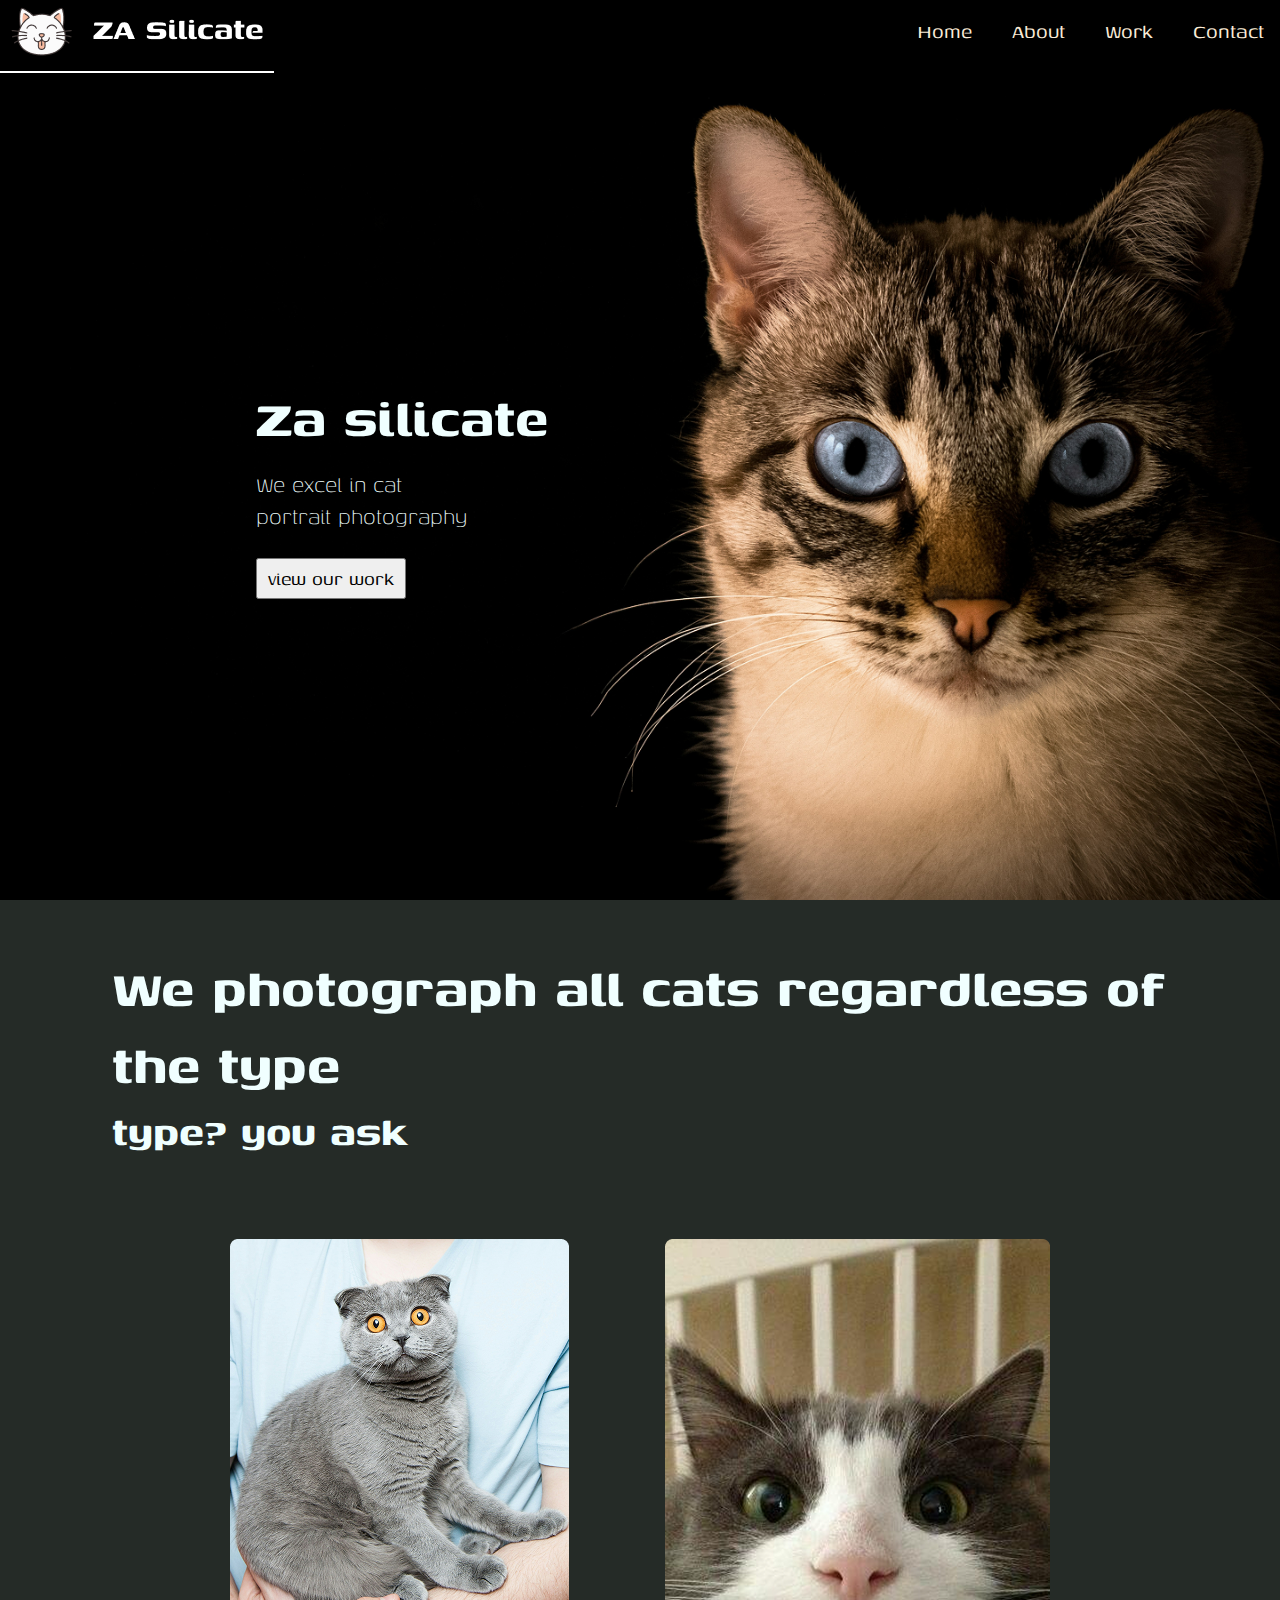
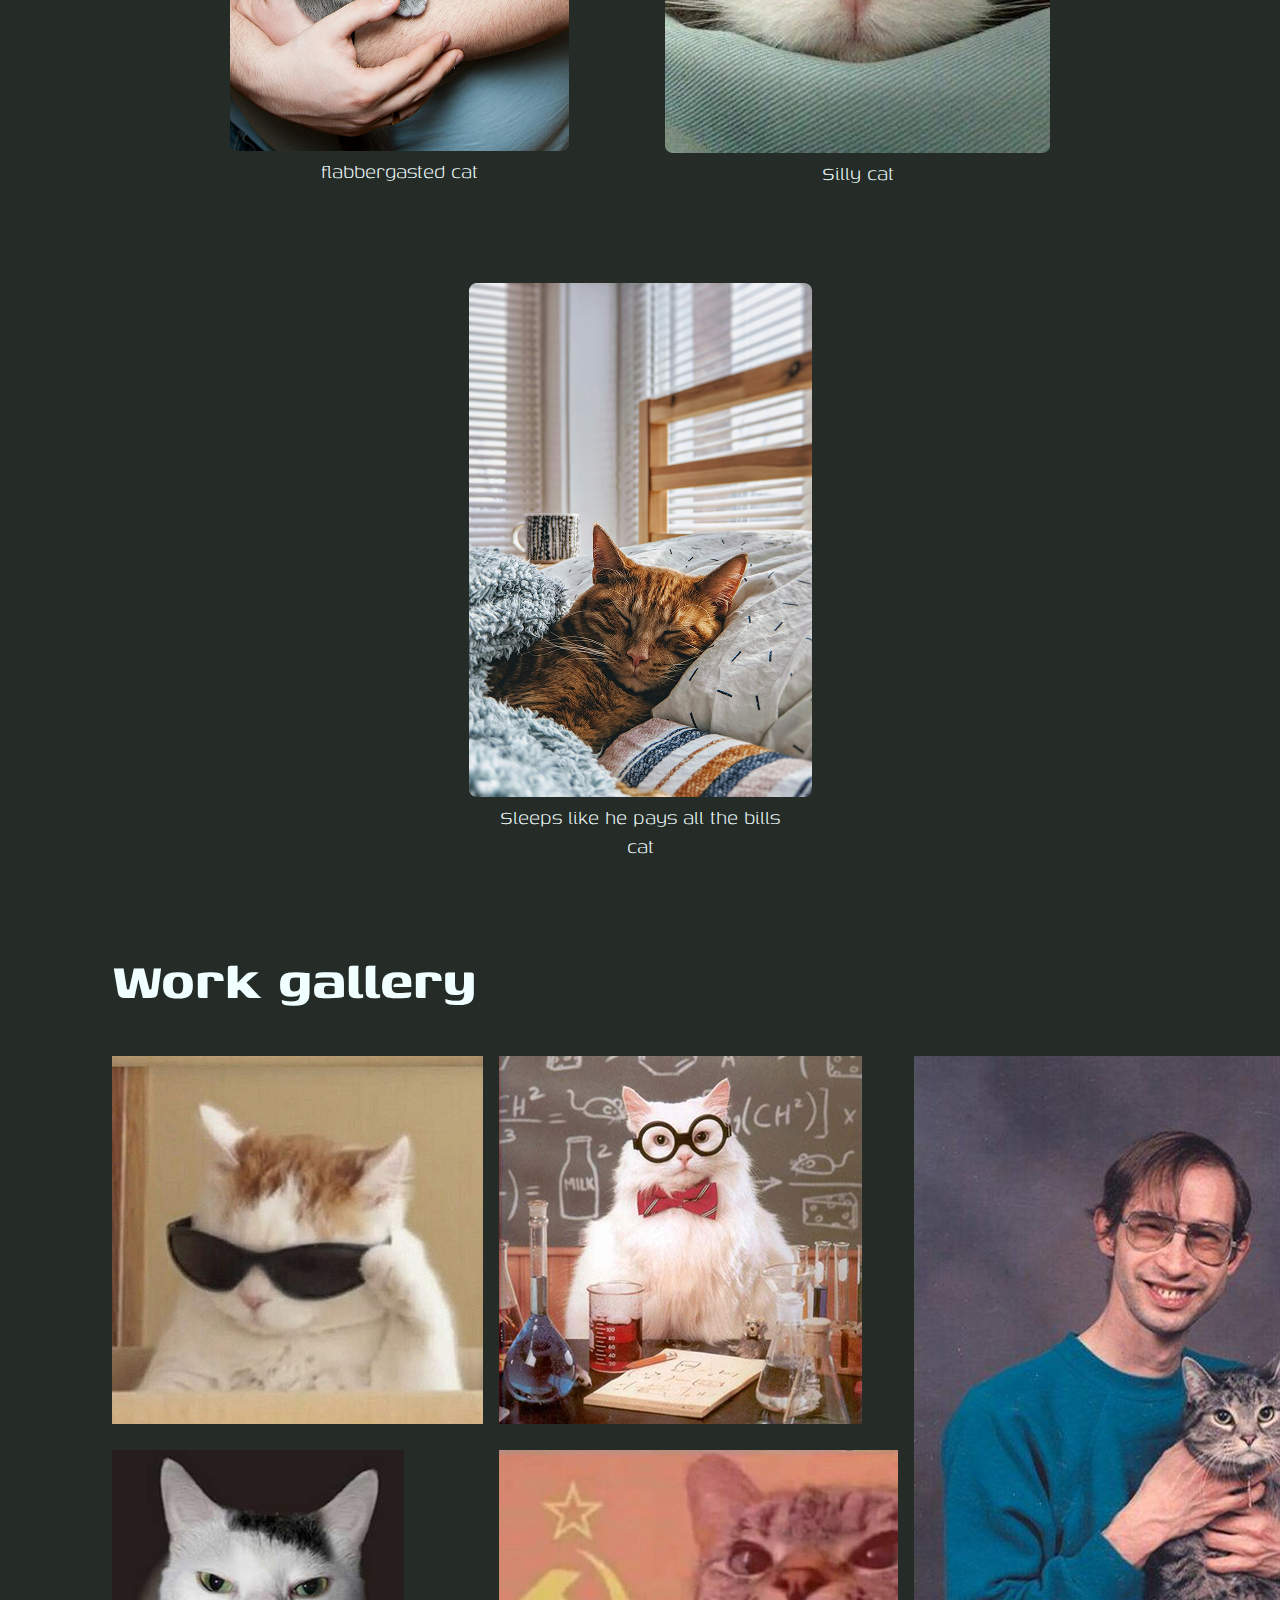
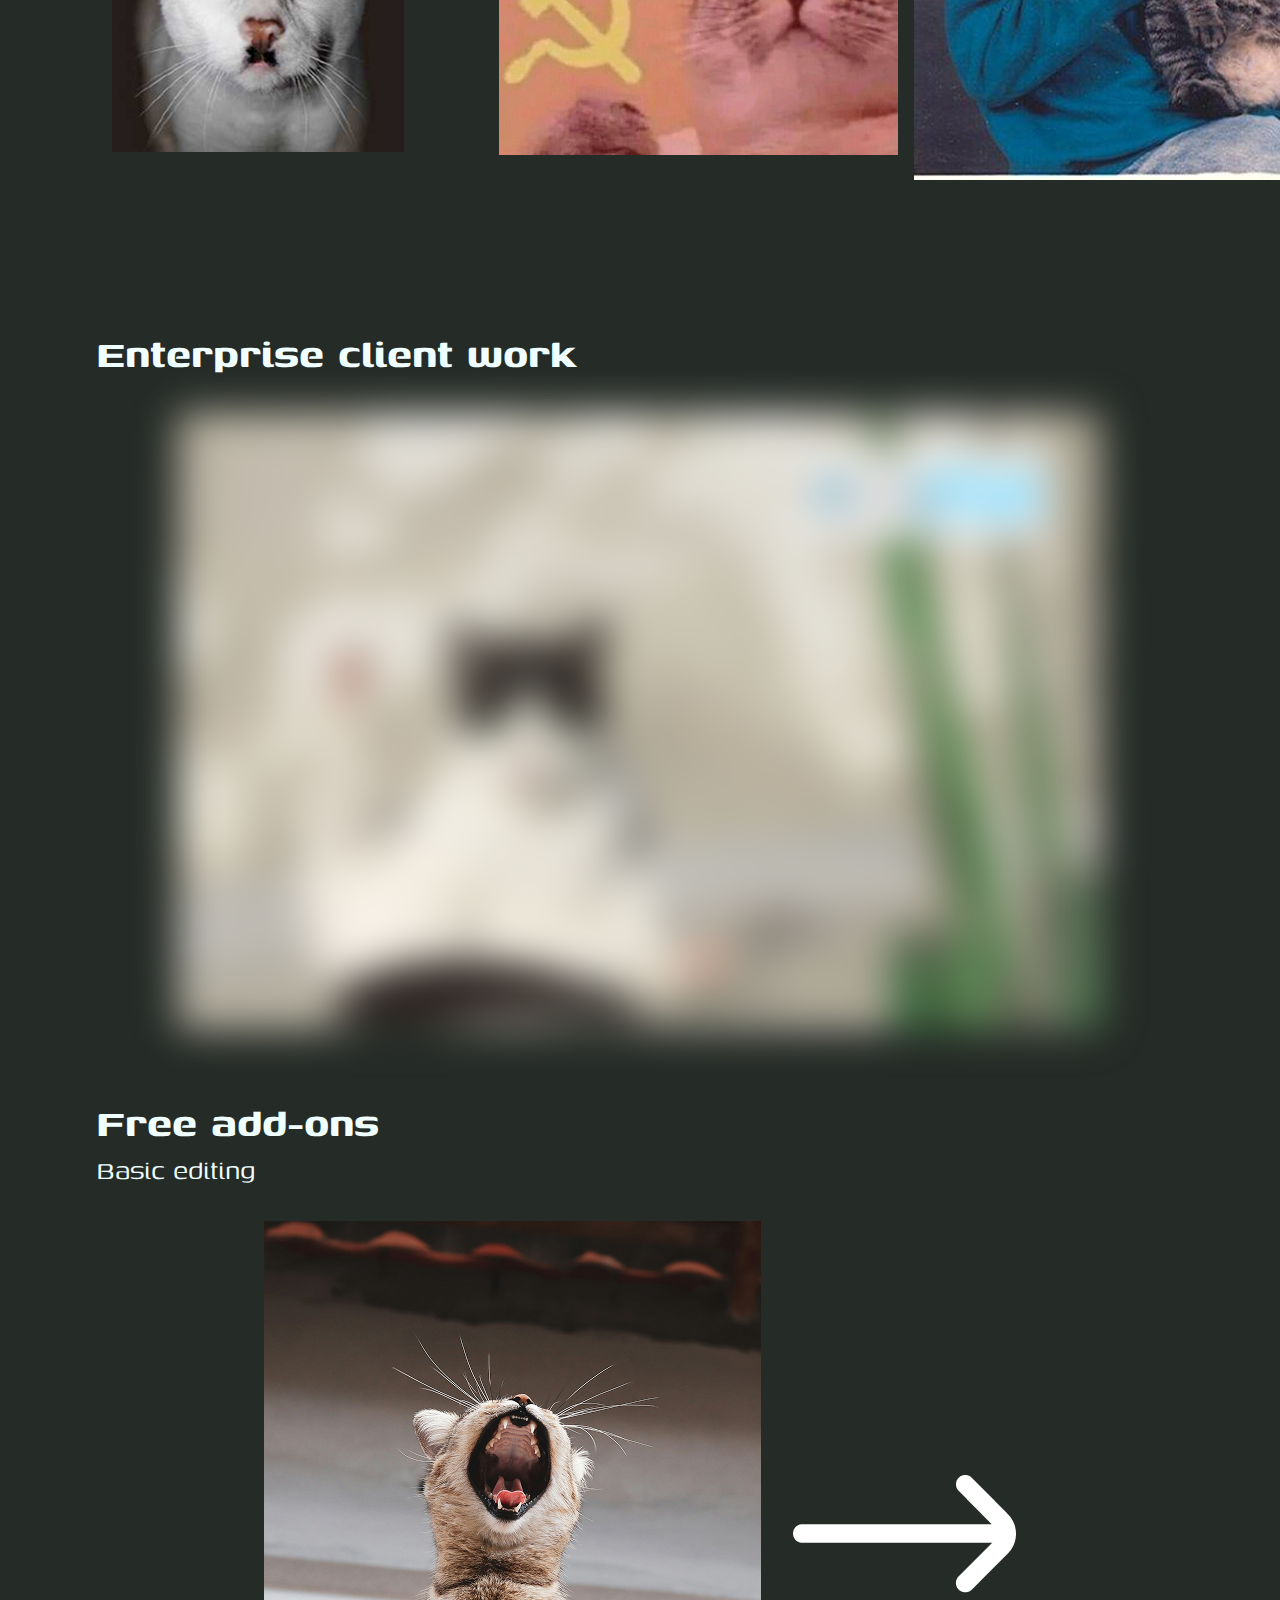
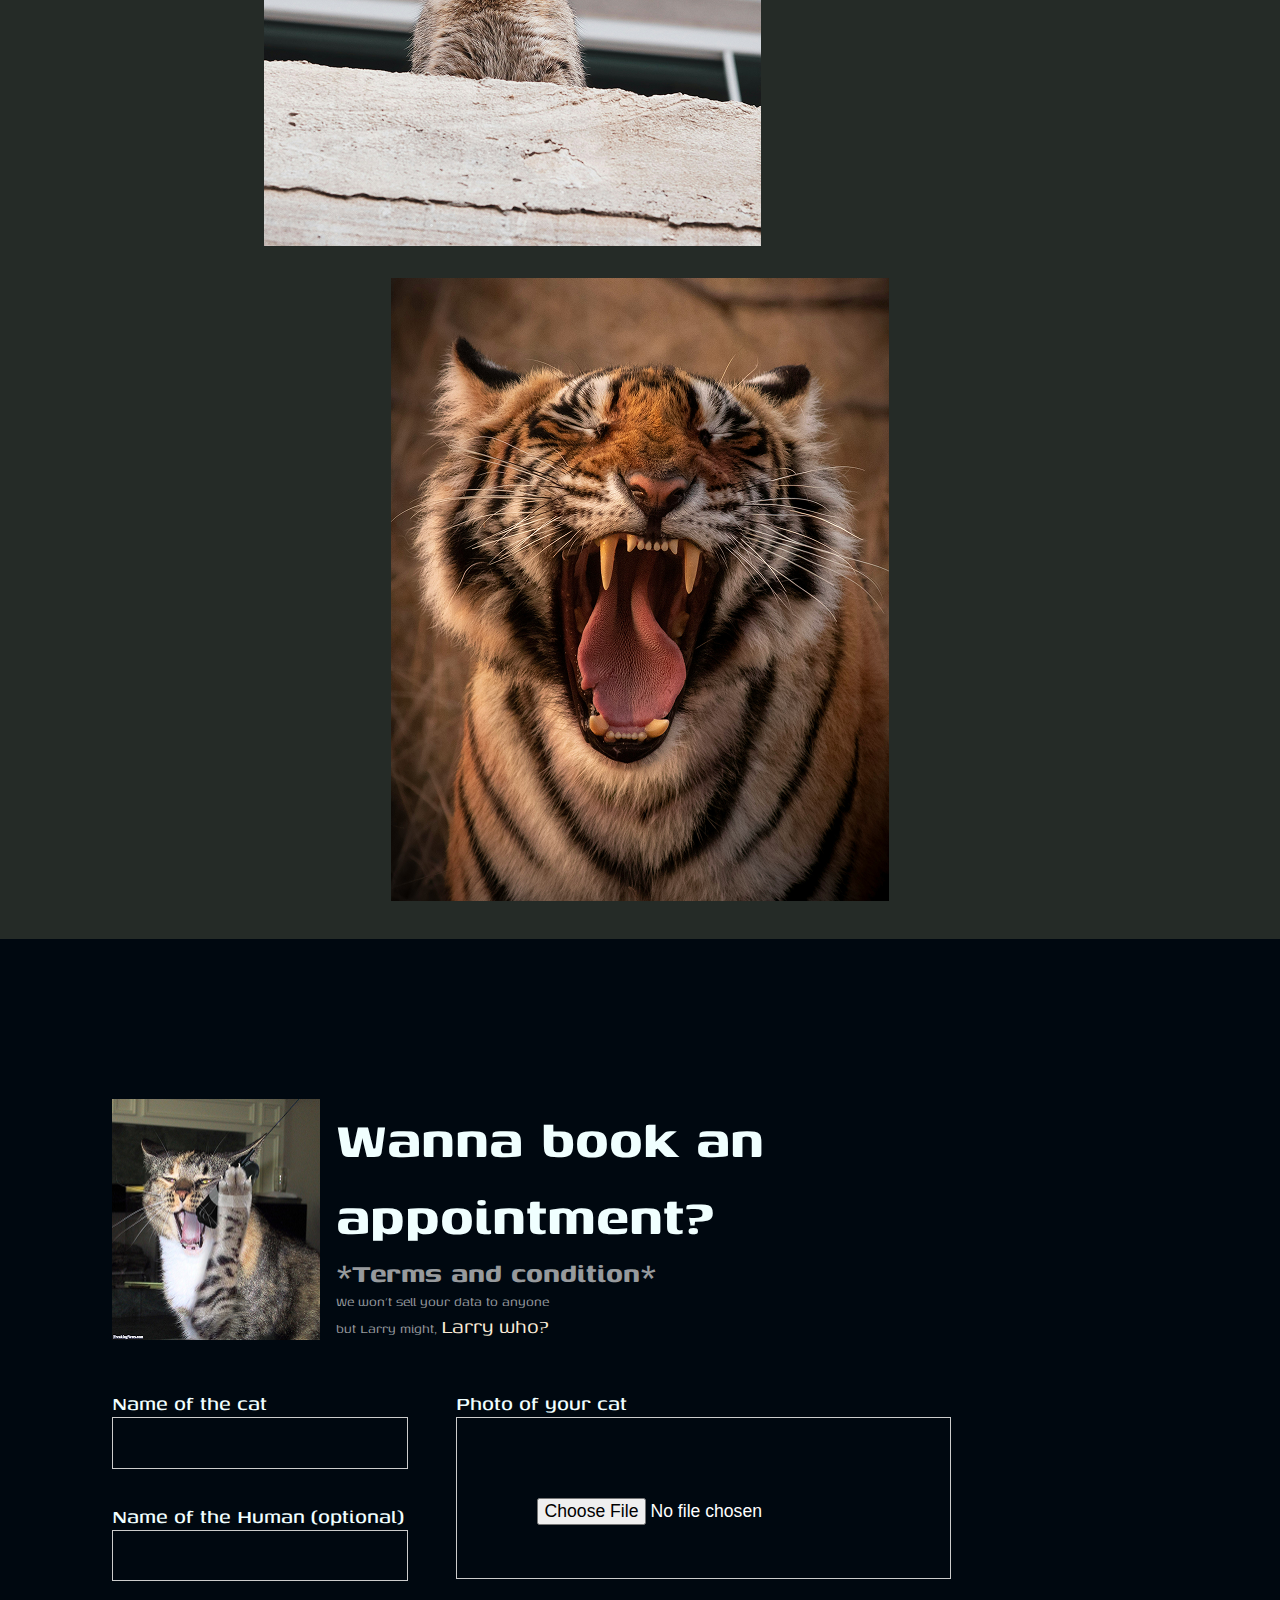
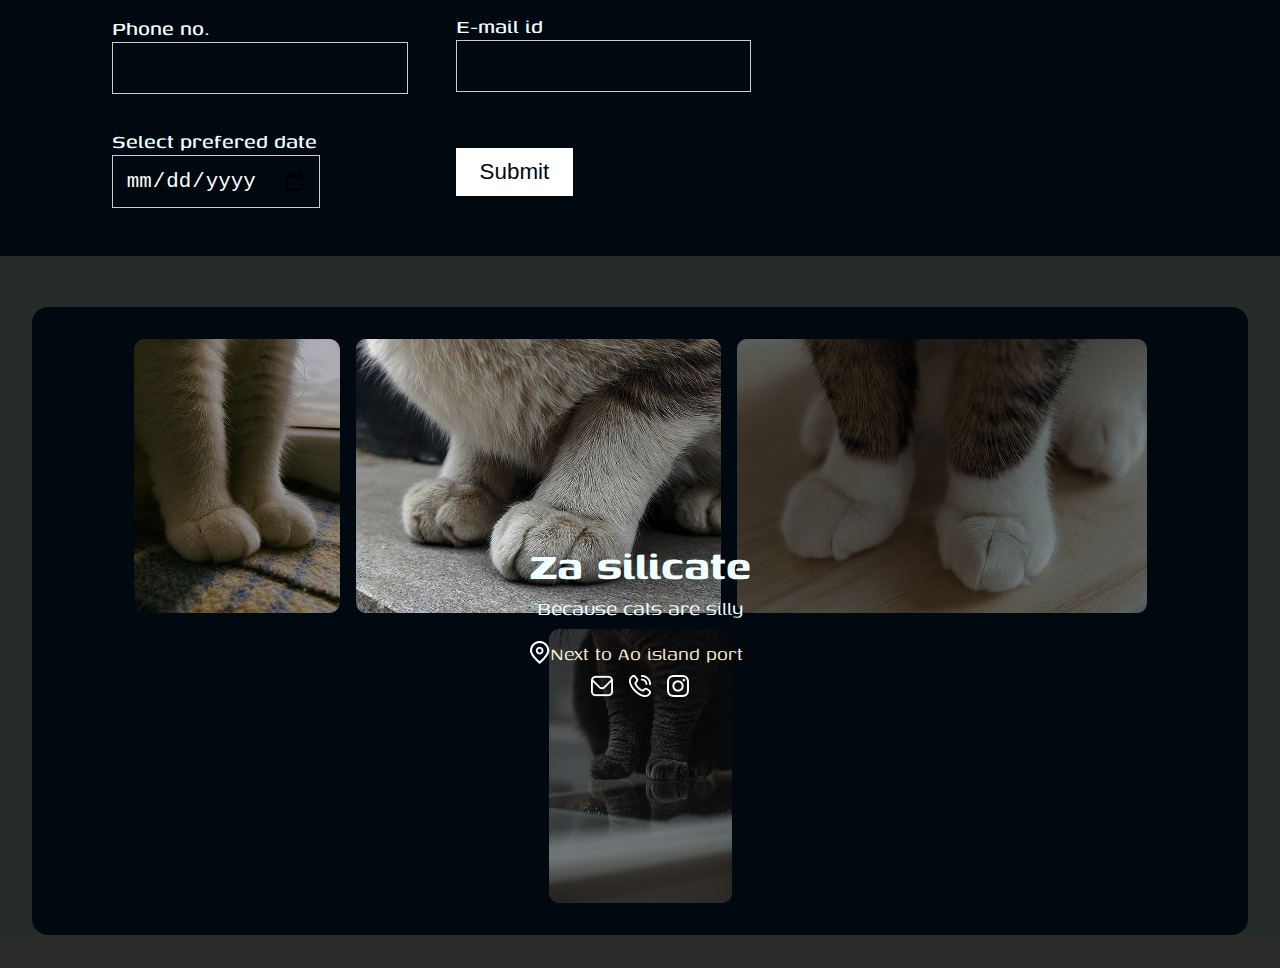
<file: index.html>
<!DOCTYPE html>
<html lang="en">
<head>
    <meta charset="UTF-8">
    <meta name="viewport" content="width=device-width, initial-scale=1.0">
    <title>Document</title>
    <link rel="stylesheet" href="styles.css">
</head>
<body>
    <div class="herotext" id="home">
    <header>
        <a href="/Cat.html">
        <img src="./Images/Group 6 (1).png" alt="Company logo" class="logo">
        </a>
    <nav>
        <Ul>
            <li><a href="/Cat.html">Home</a></li>
            <li><a href="#about">About</a></li>
            <li><a href="#work">Work</a></li>
            <li><a href="#contact">Contact</a></li>
        </Ul>
    </nav>
    </header>
    
     <div title="Because cats are silly">
    <h1 class="title1">Za silicate</h1>
     </div>
    <br>
    <p class="title1p">We excel in cat <br> portrait 
        photography</p>
        
        <a href="#work"><button class="workbutton">view our work</button></a>
        <span class="boop" title="do not boop the cat" onclick="openModal()"></span>
        <div id="modal" class="modal" id="boopModal">
            
  <p>You booped the cat! 🐾
    <br>
    now reload the page
  </p>
  
</div>

</div>

<div class="grid" id="about">
<section class="2ndtext">
<h1 class="2ndsech1">We photograph all cats regardless of the type</h1>
<h2 class="2ndsech2">type? you ask</h2>
</section>
<div class="photogrid1">
    <div class="photohover">
    <img src="./Images/andrew-umansky-l5truYNKmm8-unsplash.png" alt="startled cat">
    <h2 class="catdisc">flabbergasted cat</h2>
    </div>
    <div class="photohover">
    <img src="./Images/Hello-Kitty-Cat-meme-2 1.png" alt="silly cat closeup photo ">
    <h2 class="catdisc" >Silly cat</h2>
    </div>
    <div class="photohover">
    <img src="./Images/philcreates-pdALzg0yN-8-unsplash.png" alt="">
    <h2 class="catdisc">Sleeps like he pays all the bills <br> cat</h2>
    </div>
</div>

<section id="work">
    <div class="grid-section">
    <h1>Work gallery</h1>
    <br>
    <div class="grid-container">
    <div class="box" style="grid-area: box1"> <img src="/Images/6td9n5.png" alt=""></div>
    <div class="box" style="grid-area: box2"> <img src="/Images/7n3b1.png" alt=""></div>
    <div class="box" style="grid-area: box3"> <img src="/Images/d28r2.png" alt=""></div>
    <div class="box" style="grid-area: box4"> <img src="/Images/11ui8x.png" alt=""></div>
    <div class="box" style="grid-area: box5"> <img src="/Images/42k41q.png" alt=""></div>
    </div>
</section>

<div class="enterprise">
    <h1 class="h1enterprise">Enterprise client work</h1>
    
    <img src="./Images/Group 7 (1).png" class="enterprisephoto" alt="">
</div>

<div class="basicediting">

    <h1 class="h1editing">Free add-ons</h1>
    <p class="pediting">Basic editing</p>
    <div class="editingdiv">
    <img src="./Images/gabriel-lucindo-xYSonCG7mBU-unsplash.png" alt="">
    <img src="./Images/arrow-right 1.png" style="align-self: center;" alt="">
    <img src="./Images/kartik-iyer-DJ4vjcD0s0I-unsplash.png" alt="">
    </div>
    <br>
    <br>
    <div class="contact" id="contact">
    <div class="contactcat">
        <img src="./Images/3k06s5 1 (1).png" alt="">
        <div class="contacttext">
        <h1 style="font-size: 4rem;">Wanna book an <br> appointment?</h1>
        <h2 style="color: rgba(255, 255, 255, 0.6); font-size: 2rem;">*Terms and condition*</h2>
        <p style="color: rgba(255, 255, 255, 0.6);">We won’t sell your data to anyone <br>
but Larry might, <a href="./Images/larry vid.mp4" target="_blank">Larry who?</a></p>
    </div>
</div>
<form action="" class="form">
    <div class="adjesent">
    <div class="form-group">
    <label for="cat-name">Name of the cat</label>
    <br>
    <input type="text" name="cat-Name" id="cat-name">
    </div>
    <div class="form-group">
    <label for="human-name">Name of the Human (optional)</label>
    <br>
    <input type="text" name="human-Name" id="human-name">
    </div>
    <div class="form-group">
    <label for="phone-no.">Phone no.</label>
    <br>
    <input type="tel" name="Phone-no." id="phone-no.">
    </div>
    <div class="form-group">
    <label for="date">Select prefered date</label>
    <br>
    <input type="date" name="date" id="date">
    </div>
    </div>
    <div class="adjesent">
         <div class="form-group">
    <label for="image">Photo of your cat</label>
    <br>
    <input type="file" name="image" id="image">
    </div>
     <div class="form-group">
    <label for="email">E-mail id</label>
    <br>
    <input type="email" name="email" id="email">
    </div>
    <button type="submit" class="submit">Submit</button>
    </div>
</form>
</div>
<br>
<div class="footer">
    <div class="footer-content">
    <div class="footer-text">
    <h1>Za silicate</h1>
    <p>Because cats are silly</p>
    <div class="footer-add">
        <img src="./Images/_01_align_center.png" alt="" style="align-self: center;">
    <p><a href="https://g.co/kgs/Go2f74K" target="_blank" style="font-size: 1.4rem;">Next to Ao island port</a></p>
    </div>
    <div class="footer-link">
         <a href="mailto:google@gmail.com" target="_blank"><img src="./Images/envelope.png" alt=""></a>
        <a href="tel:+919999999999"target="_blank"><img src="./Images/phone-call.png" alt=""></a>
        <a href="https://www.instagram.com/p/DJq3Wo9ohKc/?igsh=MTVvOHZvOWQ5ZHIzbw=="target="_blank"><img src="./Images/instagram.png" alt=""></a>
    </div>
    </div>
    <div class="footer-image">
    <img src="./Images/pexels-beyzaa-yurtkuran-279977530-16179902 2.png" alt="">
    <img src="./Images/pexels-didsss-1938031 1.png" alt="">
    <img src="./Images/pexels-arina-krasnikova-7726080 1.png" alt="">
    <img src="./Images/pexels-omar-ramadan-1739260-29578123 1.png" alt="">
    </div>
    </div>
</div>
<script>
function openModal() {
  document.getElementById("modal").style.display = "block"};
    
  
</script>
</body>
</html>
</file>
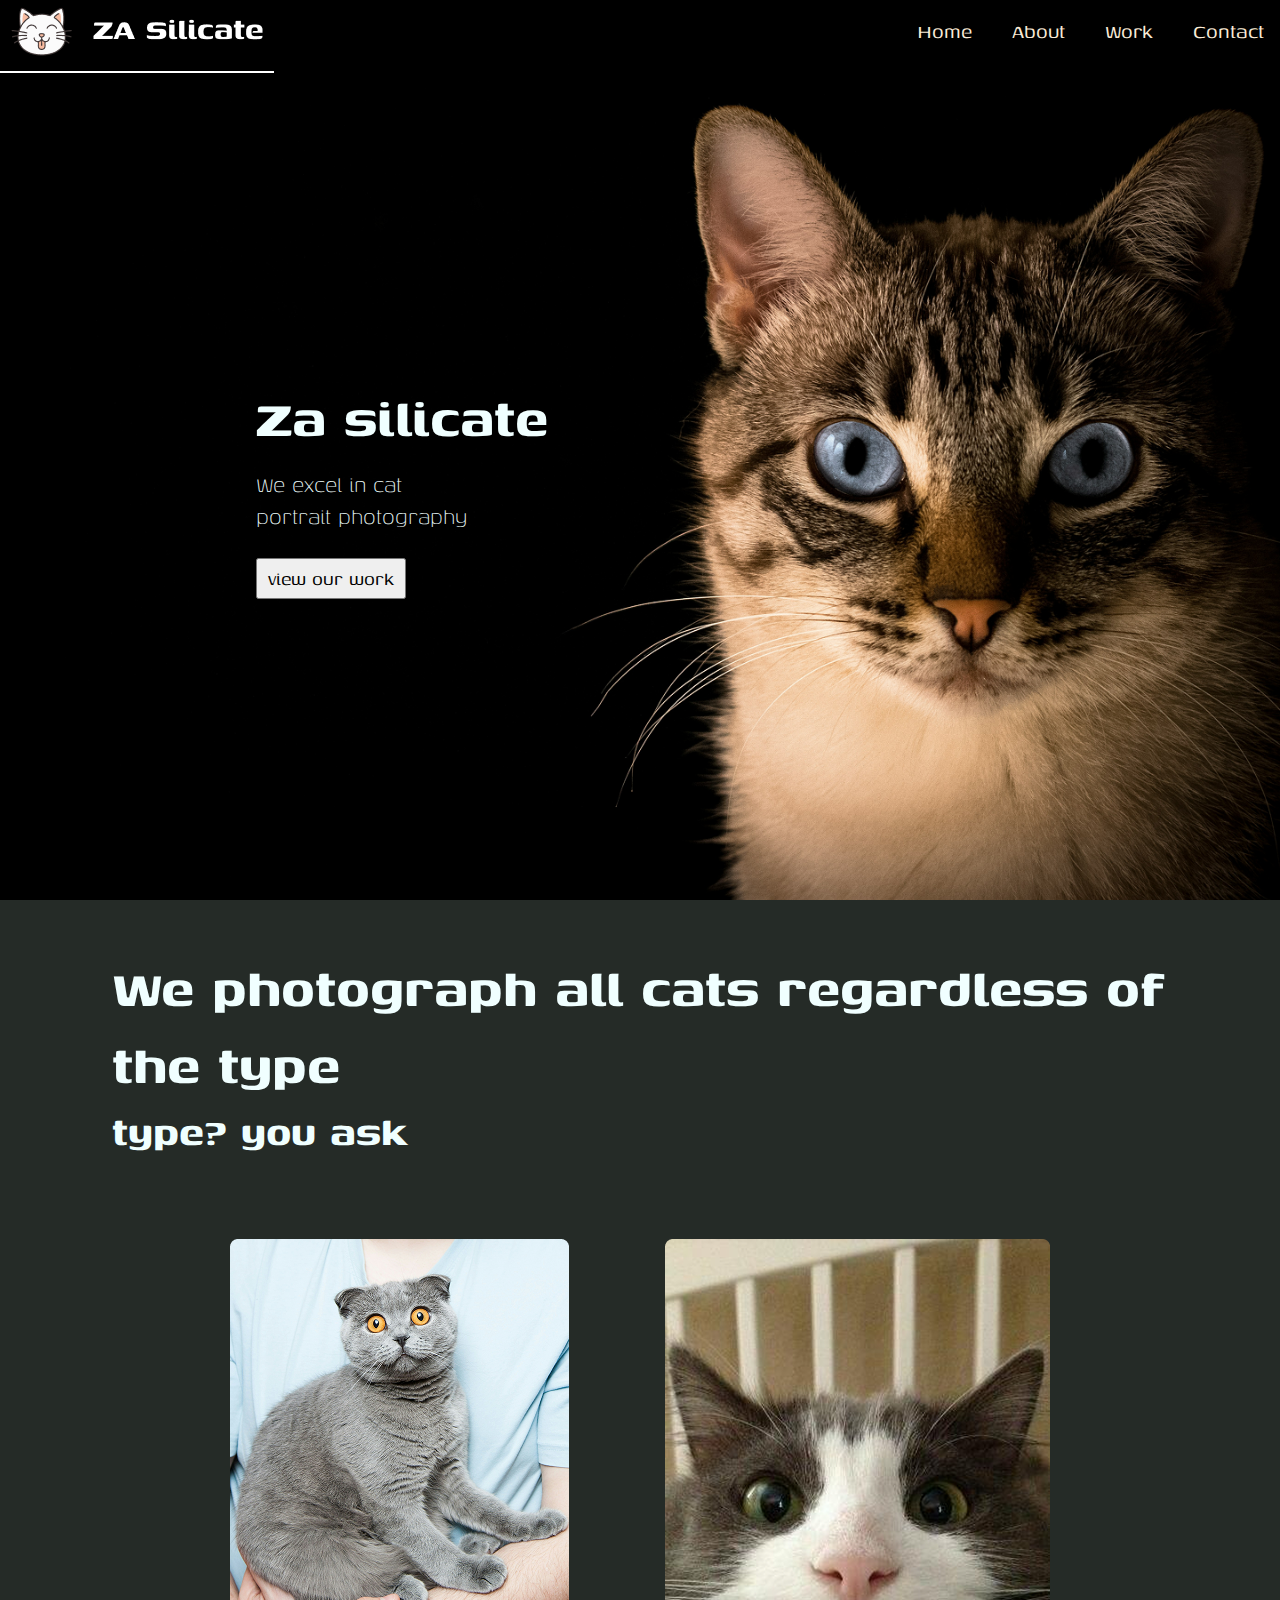
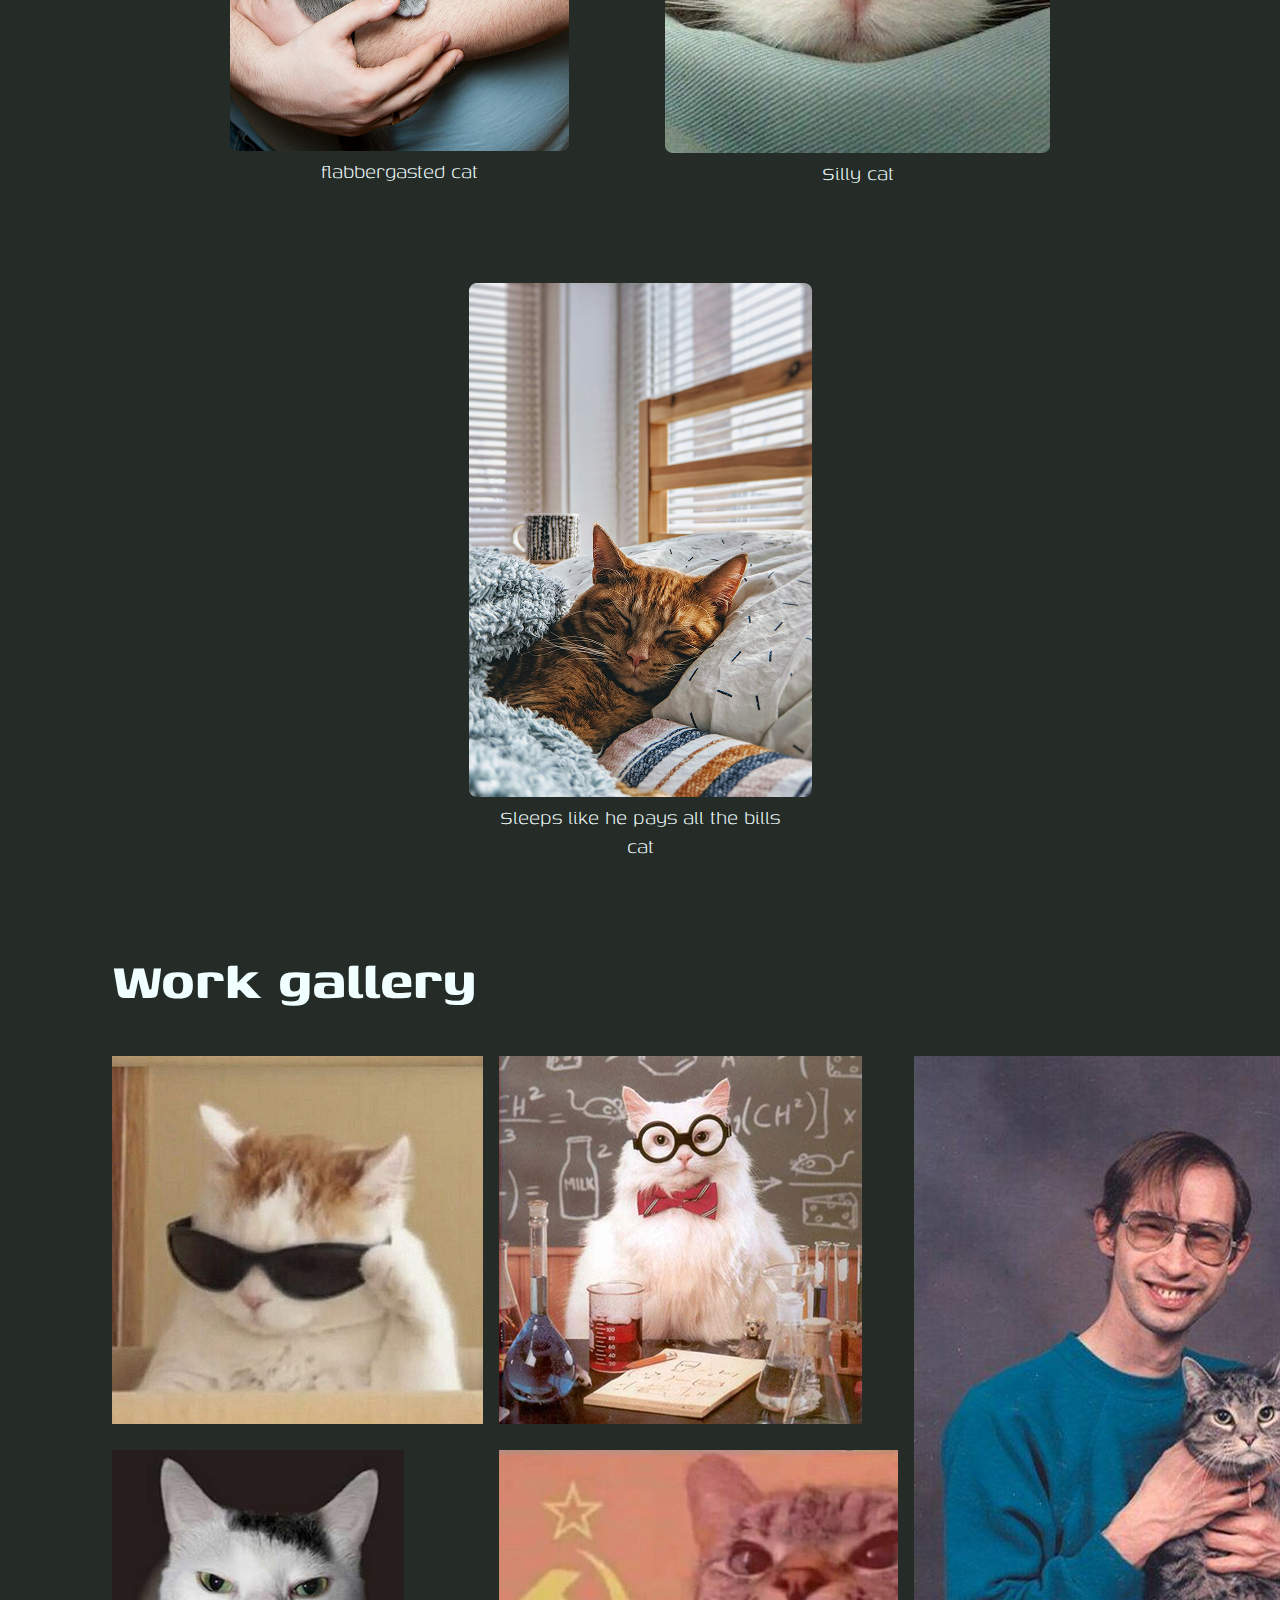
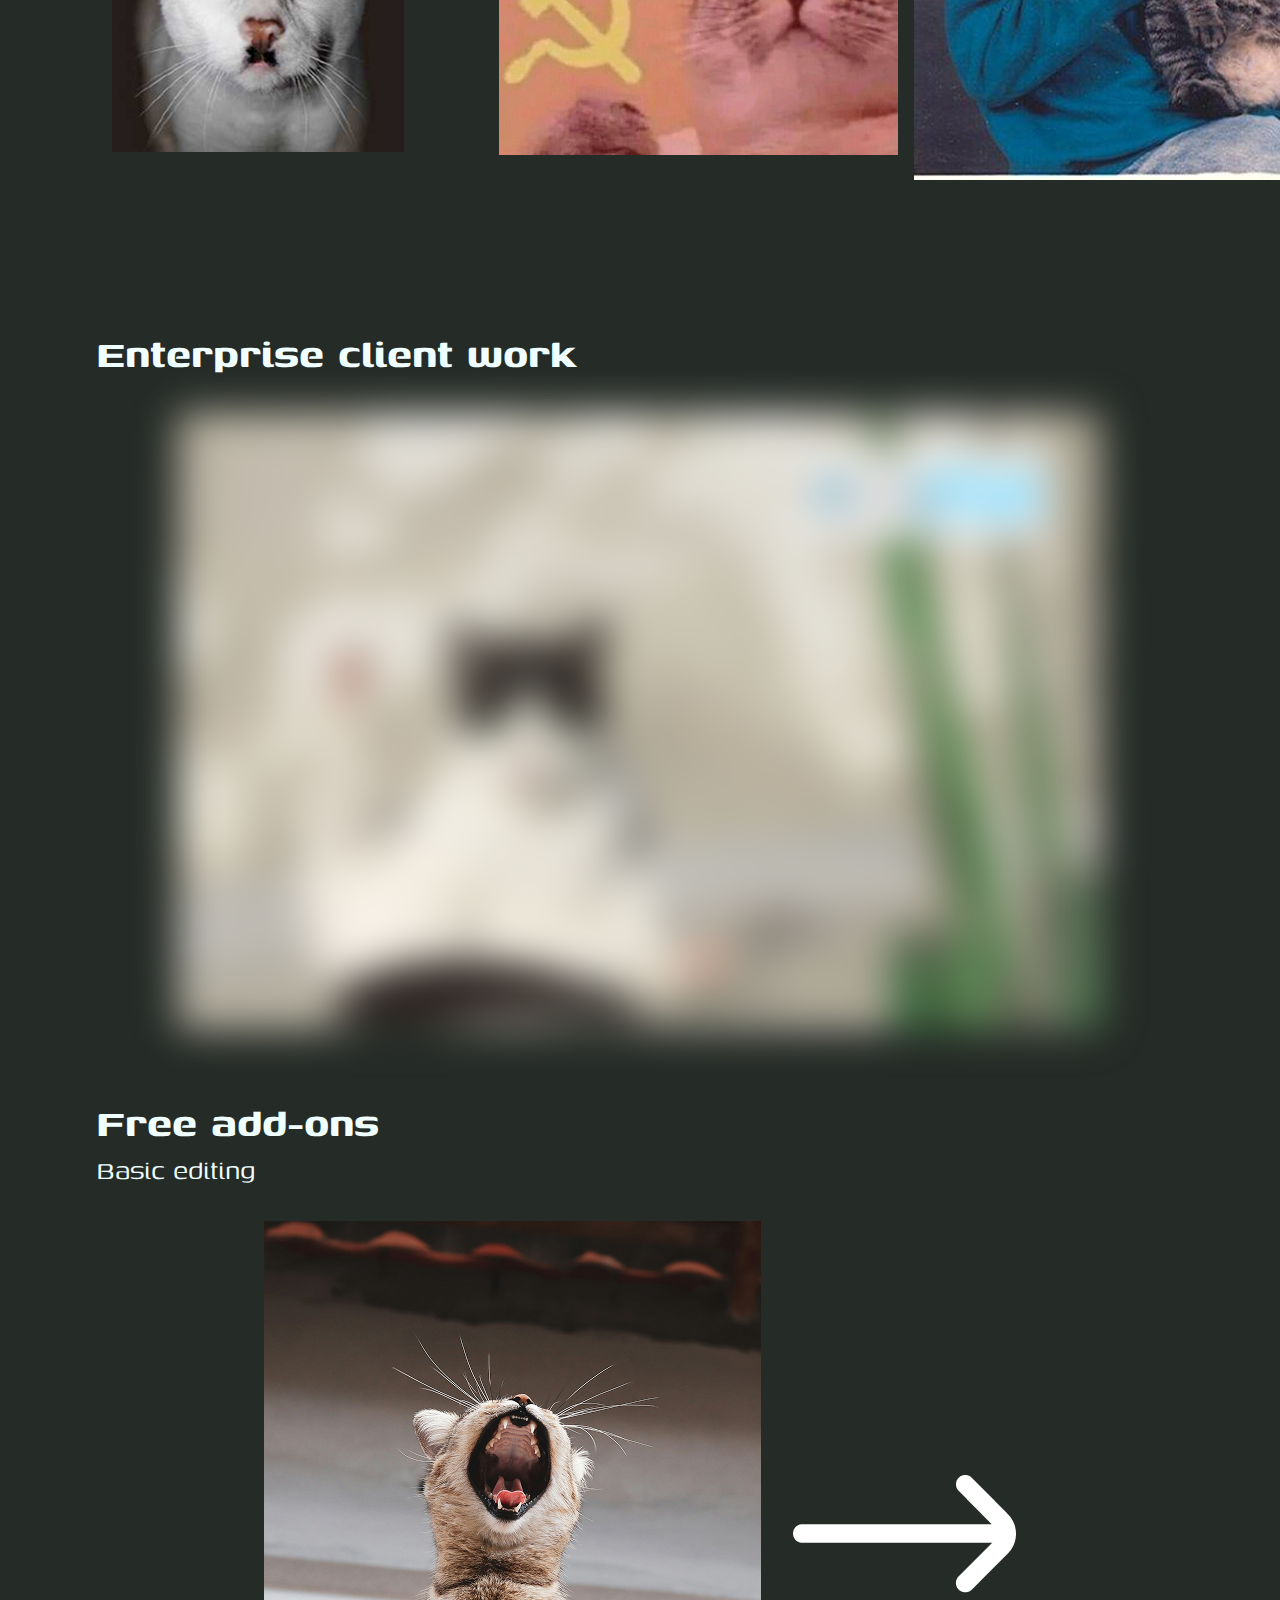
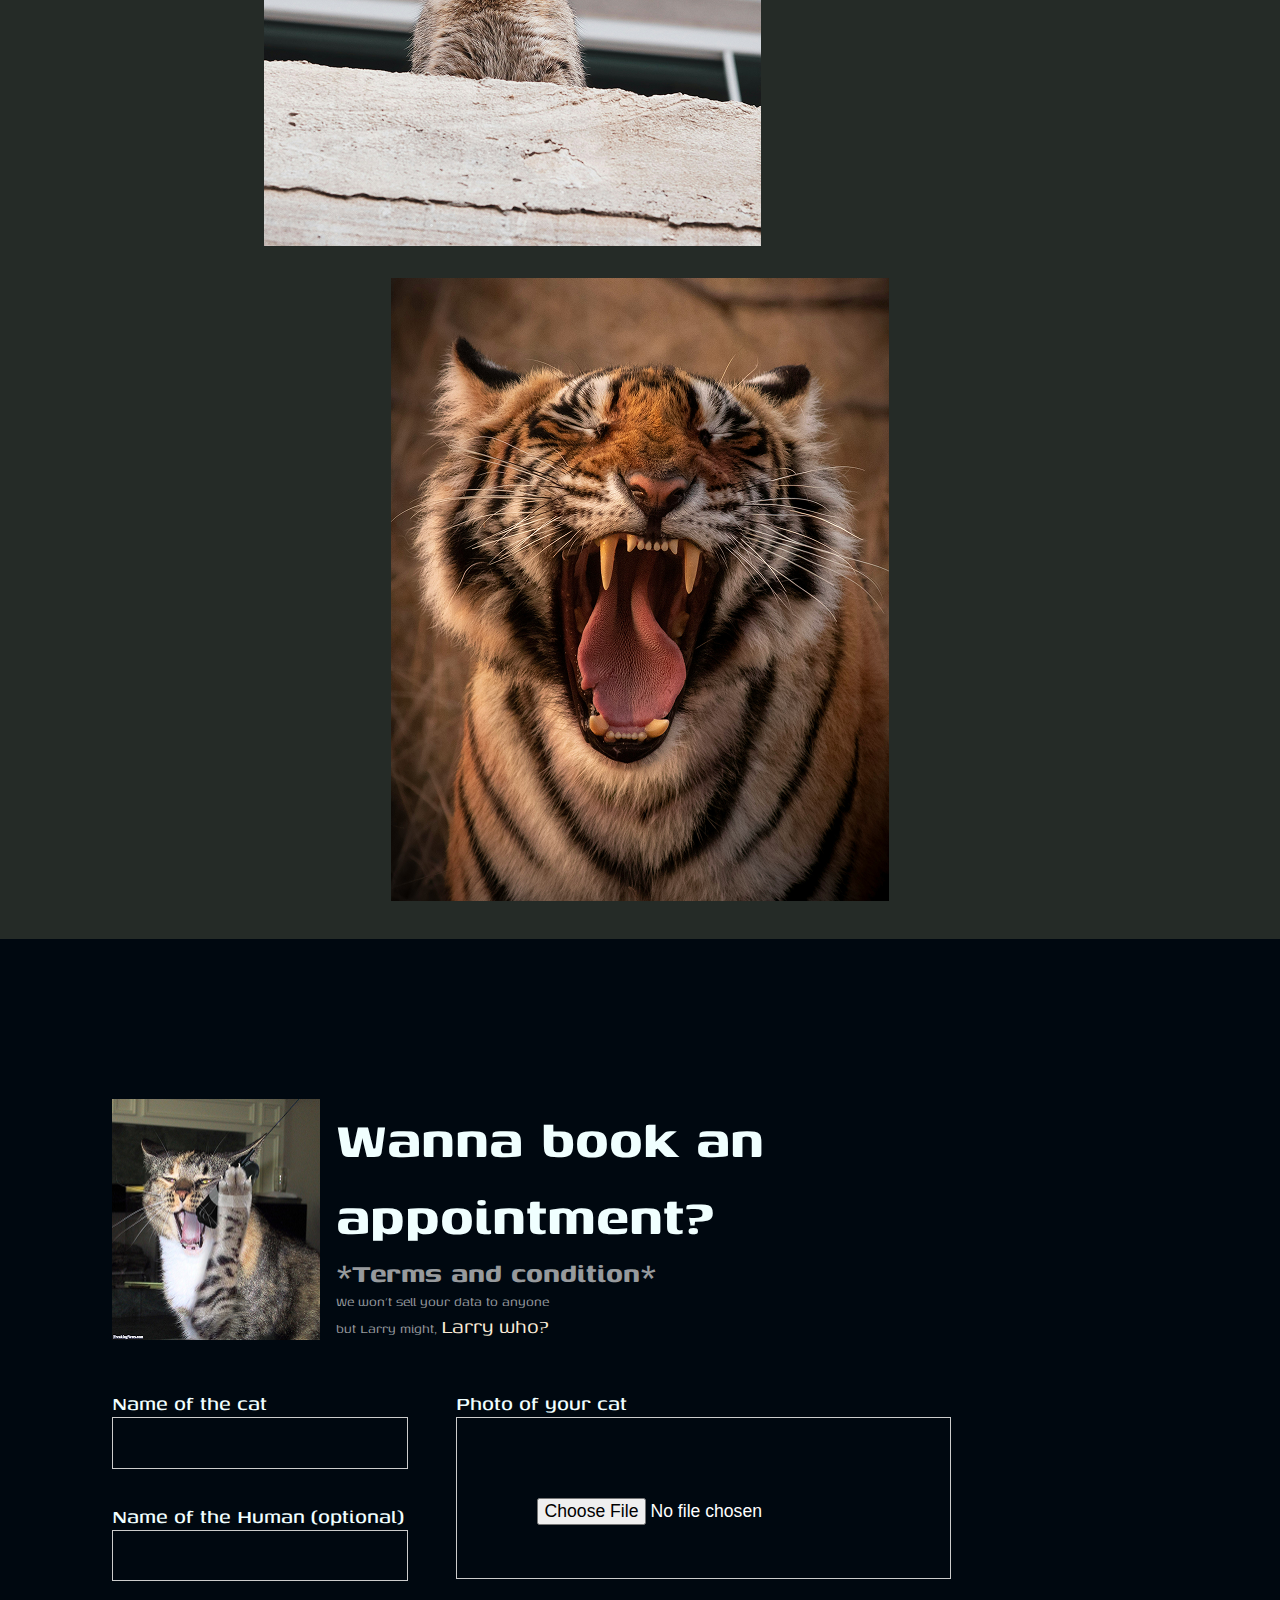
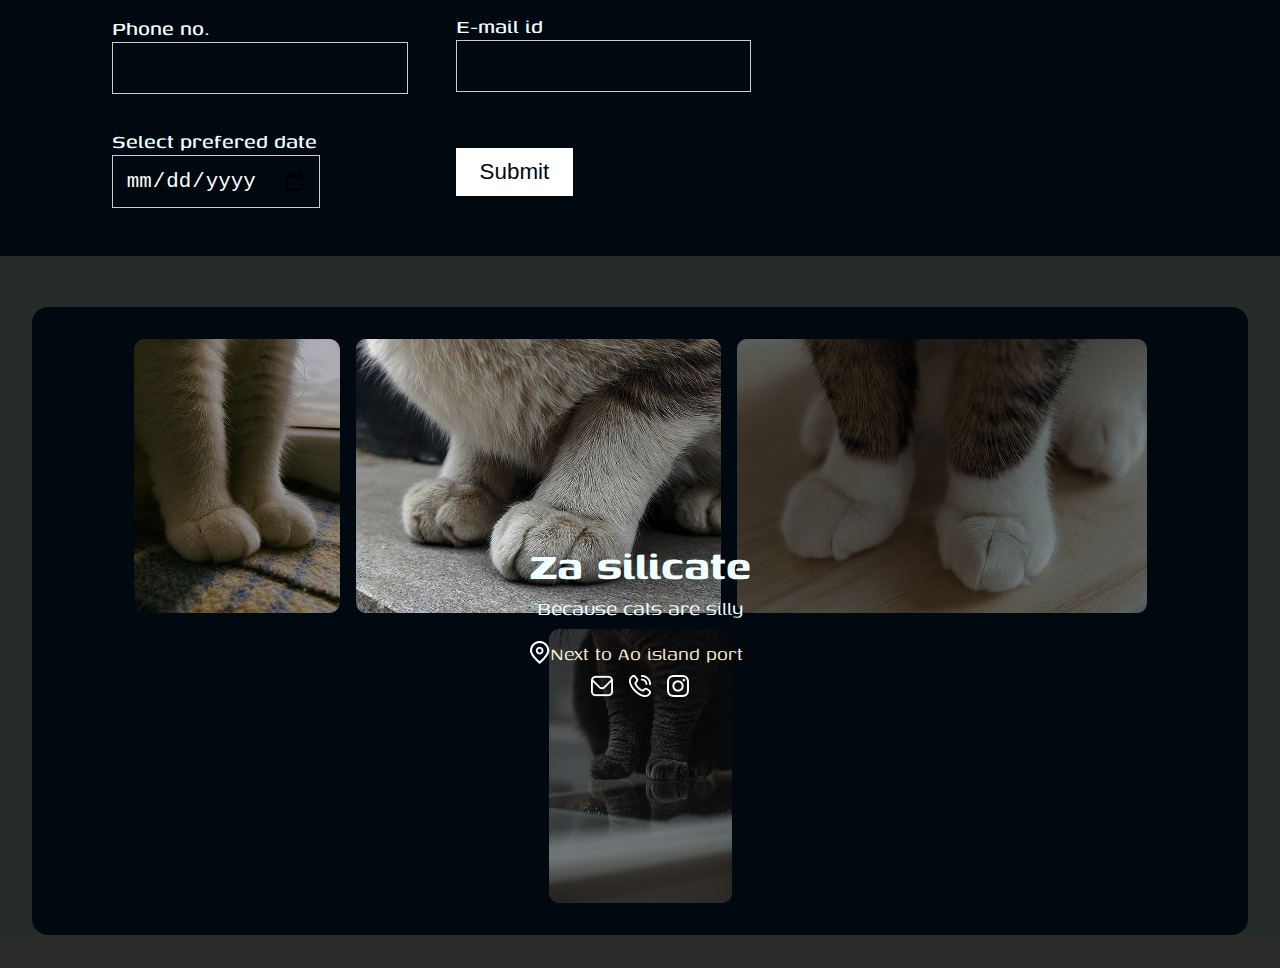
<file: Cat.html>
<!DOCTYPE html>
<html lang="en">
<head>
    <meta charset="UTF-8">
    <meta name="viewport" content="width=device-width, initial-scale=1.0">
    <title>Document</title>
    <link rel="stylesheet" href="styles.css">
</head>
<body>
    <div class="herotext" id="home">
    <header>
        <a href="/Cat.html">
        <img src="./Images/Group 6 (1).png" alt="Company logo" class="logo">
        </a>
    <nav>
        <Ul>
            <li><a href="/Cat.html">Home</a></li>
            <li><a href="#about">About</a></li>
            <li><a href="#work">Work</a></li>
            <li><a href="#contact">Contact</a></li>
        </Ul>
    </nav>
    </header>
    
     <div title="Because cats are silly">
    <h1 class="title1">Za silicate</h1>
     </div>
    <br>
    <p class="title1p">We excel in cat <br> portrait 
        photography</p>
        
        <a href="#work"><button class="workbutton">view our work</button></a>
        <span class="boop" title="do not boop the cat" onclick="openModal()"></span>
        <div id="modal" class="modal" id="boopModal">
            
  <p>You booped the cat! 🐾
    <br>
    now reload the page
  </p>
  
</div>

</div>

<div class="grid" id="about">
<section class="2ndtext">
<h1 class="2ndsech1">We photograph all cats regardless of the type</h1>
<h2 class="2ndsech2">type? you ask</h2>
</section>
<div class="photogrid1">
    <div class="photohover">
    <img src="/Images/andrew-umansky-l5truYNKmm8-unsplash.png" alt="startled cat">
    <h2 class="catdisc">flabbergasted cat</h2>
    </div>
    <div class="photohover">
    <img src="/Images/Hello-Kitty-Cat-meme-2 1.png" alt="silly cat closeup photo ">
    <h2 class="catdisc" >Silly cat</h2>
    </div>
    <div class="photohover">
    <img src="/Images/philcreates-pdALzg0yN-8-unsplash.png" alt="">
    <h2 class="catdisc">Sleeps like he pays all the bills <br> cat</h2>
    </div>
</div>

<section id="work">
    <div class="grid-section">
    <h1>Work gallery</h1>
    <br>
    <div class="grid-container">
    <div class="box" style="grid-area: box1"> <img src="/Images/6td9n5.png" alt=""></div>
    <div class="box" style="grid-area: box2"> <img src="/Images/7n3b1.png" alt=""></div>
    <div class="box" style="grid-area: box3"> <img src="/Images/d28r2.png" alt=""></div>
    <div class="box" style="grid-area: box4"> <img src="/Images/11ui8x.png" alt=""></div>
    <div class="box" style="grid-area: box5"> <img src="/Images/42k41q.png" alt=""></div>
    </div>
</section>

<div class="enterprise">
    <h1 class="h1enterprise">Enterprise client work</h1>
    
    <img src="/Images/Group 7 (1).png" class="enterprisephoto" alt="">
</div>

<div class="basicediting">

    <h1 class="h1editing">Free add-ons</h1>
    <p class="pediting">Basic editing</p>
    <div class="editingdiv">
    <img src="/Images/gabriel-lucindo-xYSonCG7mBU-unsplash.png" alt="">
    <img src="/Images/arrow-right 1.png" style="align-self: center;" alt="">
    <img src="/Images/kartik-iyer-DJ4vjcD0s0I-unsplash.png" alt="">
    </div>
    <br>
    <br>
    <div class="contact" id="contact">
    <div class="contactcat">
        <img src="/Images/3k06s5 1 (1).png" alt="">
        <div class="contacttext">
        <h1 style="font-size: 4rem;">Wanna book an <br> appointment?</h1>
        <h2 style="color: rgba(255, 255, 255, 0.6); font-size: 2rem;">*Terms and condition*</h2>
        <p style="color: rgba(255, 255, 255, 0.6);">We won’t sell your data to anyone <br>
but Larry might, <a href="/Images/larry vid.mp4" target="_blank">Larry who?</a></p>
    </div>
</div>
<form action="" class="form">
    <div class="adjesent">
    <div class="form-group">
    <label for="cat-name">Name of the cat</label>
    <br>
    <input type="text" name="cat-Name" id="cat-name">
    </div>
    <div class="form-group">
    <label for="human-name">Name of the Human (optional)</label>
    <br>
    <input type="text" name="human-Name" id="human-name">
    </div>
    <div class="form-group">
    <label for="phone-no.">Phone no.</label>
    <br>
    <input type="tel" name="Phone-no." id="phone-no.">
    </div>
    <div class="form-group">
    <label for="date">Select prefered date</label>
    <br>
    <input type="date" name="date" id="date">
    </div>
    </div>
    <div class="adjesent">
         <div class="form-group">
    <label for="image">Photo of your cat</label>
    <br>
    <input type="file" name="image" id="image">
    </div>
     <div class="form-group">
    <label for="email">E-mail id</label>
    <br>
    <input type="email" name="email" id="email">
    </div>
    <button type="submit" class="submit">Submit</button>
    </div>
</form>
</div>
<br>
<div class="footer">
    <div class="footer-content">
    <div class="footer-text">
    <h1>Za silicate</h1>
    <p>Because cats are silly</p>
    <div class="footer-add">
        <img src="/Images/_01_align_center.png" alt="" style="align-self: center;">
    <p><a href="https://g.co/kgs/Go2f74K" target="_blank" style="font-size: 1.4rem;">Next to Ao island port</a></p>
    </div>
    <div class="footer-link">
         <a href="mailto:google@gmail.com" target="_blank"><img src="/Images/envelope.png" alt=""></a>
        <a href="tel:+919999999999"target="_blank"><img src="/Images/phone-call.png" alt=""></a>
        <a href="https://www.instagram.com/p/DJq3Wo9ohKc/?igsh=MTVvOHZvOWQ5ZHIzbw=="target="_blank"><img src="Images/instagram.png" alt=""></a>
    </div>
    </div>
    <div class="footer-image">
    <img src="/Images/pexels-beyzaa-yurtkuran-279977530-16179902 2.png" alt="">
    <img src="/Images/pexels-didsss-1938031 1.png" alt="">
    <img src="/Images/pexels-arina-krasnikova-7726080 1.png" alt="">
    <img src="/Images/pexels-omar-ramadan-1739260-29578123 1.png" alt="">
    </div>
    </div>
</div>
<script>
function openModal() {
  document.getElementById("modal").style.display = "block"};
    
  
</script>
</body>
</html>
</file>
<file: styles.css>
@import url('https://fonts.googleapis.com/css2?family=Anton&family=Genos:ital,wght@0,100..900;1,100..900&family=Playwrite+ZA:wght@100..400&display=swap');

*{
    padding: 0px;
    margin: 0px;
    box-sizing: border-box;
}
header {
    display: flex;
    justify-content: space-between;
}
ul{
    display:flex;
    padding: 1rem;
    gap: 2.5rem;
}
li, a{
    list-style: none;
    text-decoration: none;
    color: antiquewhite;
    font-family: genos;
    font-size: 1.5rem;
    border-bottom: 2px solid transparent;
    transition: border-color 0.3s ease-in-out;
}
a:hover{
    border-bottom: 2px solid white;
}
.logo{
    padding: 6px 10px;
}
body{
    background-color: rgb(43, 43, 43);
    overflow-x: hidden;
}
.herotext{
    color: azure;
    width: 100vw;
    height: 100vh;
    display: block;
    font-family: genos;
    background-image: url(Images/pacto-visual-cWOzOnSoh6Q-unsplash.png);
    background-size: cover;
    background-position: center;

}
.title1 {
    position: absolute;
    top: 42%;
    left: 20%;
    font-size: 4rem;
    cursor: pointer;
}
.title1p{
    position: absolute;
    top: 52%;
    left: 20%;
    font-size: 1.7rem;
    font-weight: 200;
}
.workbutton{
     position: absolute;
    top: 62%;
    left: 20%;
    font-size: 1.4rem;
    font-family: genos;
    padding: 5px 10px;
    cursor: pointer;
    transition: 0.2s ease-in-out;
}
.workbutton:hover{
    box-shadow: 0px 0px 60px rgba(255, 255, 255, 0.50);
}
div.grid{
    background-color: #252B27;
    font-family: genos;
    color: azure;
}

.photogrid1{
    display: flex;
    justify-content: center;
    flex-wrap: wrap;
    gap: 6rem;
    padding: 2rem;
    
}
section{
    padding: 3rem 7rem;
    font-size: 2rem;
}
.boop{
    position: absolute;
    top: 70.5%;
    right: 21%;
    width: 70px;
    height: 65px;
    cursor: pointer;
}
.modal {
  display: none;
  position: fixed;
  top: 40%;
  left: 50%;
  transform: translate(-50%, -40%);
  background: grey;
  padding: 1rem 2rem;
  border: 2px solid #444;
  box-shadow: 0 4px 10px rgba(0,0,0,0.2);
  z-index: 999;
}
.close-btn{
    cursor: pointer;
}

.catdisc{
    font-weight: 300;
    text-align: center;
}
.photohover{
    transition: 0.3s ease-in-out;
}
.photohover:hover{
box-shadow: 0px 0px 31.1px rgba(255, 255, 255, 0.25);
 border-radius: 8px;
 scale: 1.1;
}
.grid-container{
    display: grid;
    grid-template-columns: 1fr 1fr 1fr;
    grid-template-rows: 1fr 1fr ;
    gap: 1rem;
    grid-template-areas: 
    "box1 box2 box3"
    "box4 box5 box3";
}
@media (max-width: 1000px) {
  .grid-container {
     grid-template-areas: 
    "box1 box3"
    "box2 box3"
    "box4 box5"  ;
  }
}
    @media (max-width: 690px) {
  .grid-container {
     grid-template-areas: 
    "box1"
    "box2"
    "box3"
    "box3"
    "box4"
    "box5"  ;
  }
}
 @media (max-width: 690px) {
  .box {
     scale: 0.8;
  }
}
.box{
    transition: 0.2s ease-in-out;

}
.box:hover{
scale: 1.1;

}
.grid-section{
    background-color:#252B27 ;
}
html{
    scroll-behavior: smooth;
}
.enterprise{
    padding: 1rem 6rem;
}

.h1enterprise{
    padding: 2rem 0rem;
    font-size: 3rem;
}
.enterprisephoto{
    width: 85%;
    display: block;
    margin: auto;
    filter: blur(20px);
}
.enterprisephoto:active{
    filter: blur(0px);
}
.h1editing , .pediting{
    padding: 0rem 6rem ;
}
.h1editing{
    font-size: 3rem ;
    padding-top: 3rem;
}
.pediting{
    font-size: 2rem;
    padding-bottom: 2rem;
}
.editingdiv{
    animation: basicedit both;
    animation-timeline: view(50% 20%) ;
}
@keyframes basicedit {
    from{
       opacity: 0;
       scale: 0.8;
    }
    to{
       opacity: 1;
       scale: 1;
    }
}
.editingdiv{
    /* padding: 0rem 6rem; */
    display: flex;
    flex-wrap: wrap;
    gap: 2rem;
    justify-content: center;
}
.contact{
    padding: 2rem ;
    background-color: #000810;
}
.contactcat{
    display: flex;
    flex-wrap: wrap;
    padding: 8rem 5rem 2rem;
    gap: 1rem;
}
form{
    display: flex;
    gap: 3rem ;
    flex-wrap: wrap;
    padding: 1rem 5rem;
    
}
label{
    font-weight: 500;
    font-size: 1.5rem;
    
}
.adjesent{
    display: flex;
    flex-direction: column;
    gap: 2rem;
}

input[type="text"],
input[type="email"],
input[type="tel"],
input[type="date"],
input[type="file"] {
    font-size: 1.3rem;
    padding: 0.8rem;
    border-radius: 0px;
    border: 1px solid #ccc;
    background-color: transparent;
    color: #fff;    
}
input[type="file"]{
    height: 10rem;
    font-size: 1.1rem;
    padding: 5rem ;
    text-align: center;
}
button[type="submit"] {
  font-size: 1.4rem;
  padding: 0.7rem 1.5rem;
  margin-top: 1.5rem;
  background-color: #fff;
  color: #000810;
  border: none;
  cursor: pointer;
  align-self: flex-start;
  transition: 0.3s ease-in-out;
}
button[type="submit"]:hover{
    box-shadow: 0px 0px 60px rgba(255, 255, 255, 0.30);
}
.footer{
    background-color: #000810;
    border-radius: 16px;
    margin: 2rem;
}
.footer-content{
    position: relative;
    display: flex;
    align-items: center;
    justify-content: center;
}
.footer-text{
    position: absolute;
    text-align: center;   
}
.footer-text h1{
    font-size: 3rem;
}
.footer-text p{
    font-size: 1.5rem;
}
.footer-image{
    display: flex;
    justify-content: center;
    gap: 1rem;
    padding: 2rem;
    flex-wrap: wrap;
}
.footer-add{
    display: flex;
    object-fit: cover;
    padding-top: 1rem;
}
.footer-link{
    display: flex;
    gap: 1rem;
    justify-content: center;
    padding-top: 0.5rem;
}
</file>
